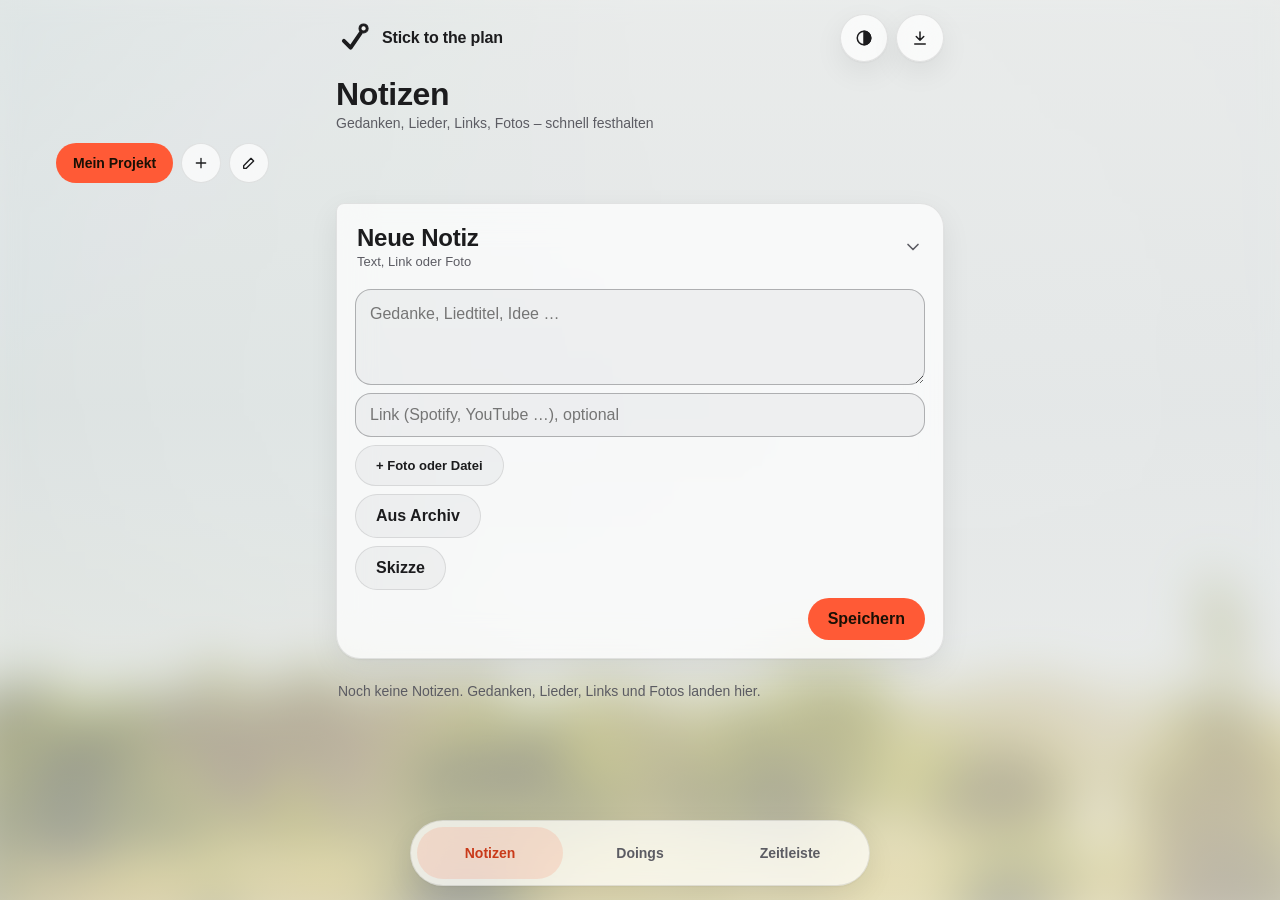
<file: index.html>
<!doctype html>
<html lang="de" data-theme="light">
<head>
<meta charset="utf-8">
<meta name="viewport" content="width=device-width, initial-scale=1, viewport-fit=cover">
<meta name="theme-color" content="#f5f5f2" id="theme-color">
<title>Stick to the plan</title>
<meta name="description" content="Stick to the plan: Projekte, Doings mit Datum, Zeitleiste, Promts zum Kopieren und ein Denkbrett für Notizen, Lieder und Links. Alles bleibt auf dem Gerät.">
<link rel="manifest" href="./manifest.json">
<link rel="icon" href="./icon.svg" type="image/svg+xml">
<link rel="apple-touch-icon" href="./icon-180.png">
<meta name="apple-mobile-web-app-capable" content="yes">
<meta name="apple-mobile-web-app-title" content="Stick to the plan">
<!-- ?v= gehört zu FASSUNG in sw.js: bei jeder neuen Fassung beide ändern -->
<link rel="stylesheet" href="./app.css?v=2026-10-28-7">
</head>
<body>
<div class="glas-bg" aria-hidden="true"><i></i></div>

<header class="kopf">
  <div class="marke-zeile">
    <div class="logo">
      <svg viewBox="0 0 64 64" aria-hidden="true">
        <path class="logo-form" d="M14 37 L26 49 L44 23" fill="none" stroke="currentColor" stroke-width="7" stroke-linecap="round" stroke-linejoin="round"/>
        <circle class="logo-form" cx="49" cy="15" r="8" fill="currentColor"/>
        <circle class="logo-haken" cx="49" cy="15" r="2.8"/>
      </svg>
      <span>Stick to the plan</span>
    </div>
    <div class="kopf-knoepfe">
      <button type="button" class="rund" id="btn-installieren" data-aktion="installieren" aria-label="Als App installieren" title="Als App installieren" hidden></button>
      <button type="button" class="rund" id="btn-thema" data-aktion="thema"></button>
      <button type="button" class="rund" data-aktion="sichern" aria-label="Sichern und teilen" title="Sichern und teilen"></button>
    </div>
  </div>
  <div class="kopf-bereich">
    <button type="button" class="rund zurueck" id="btn-zurueck" data-aktion="zurueck" aria-label="Zurück zu Notizen" hidden></button>
    <div class="kopf-text">
      <h1 id="kopf-titel">Notizen</h1>
      <p id="kopf-unter">Gedanken, Lieder, Links – schnell festhalten</p>
    </div>
  </div>
</header>

<div class="projekte-zeile" id="projekte-leiste"></div>

<main class="layout" id="app"></main>

<nav class="tabs" aria-label="Bereiche">
  <div class="pille">
    <button type="button" class="reiter" data-aktion="ansicht" data-wert="notizen">Notizen</button>
    <button type="button" class="reiter" data-aktion="ansicht" data-wert="doings">Doings</button>
    <button type="button" class="reiter" data-aktion="ansicht" data-wert="zeit">Zeitleiste</button>
  </div>
</nav>

<div class="sheet-root" id="sheet" hidden></div>

<script src="./daten.js?v=2026-10-28-7"></script>
<script src="./kern.js?v=2026-10-28-7"></script>
<script src="./dateien.js?v=2026-10-28-7"></script>
<script src="./app.js?v=2026-10-28-7"></script>
</body>
</html>
</file>
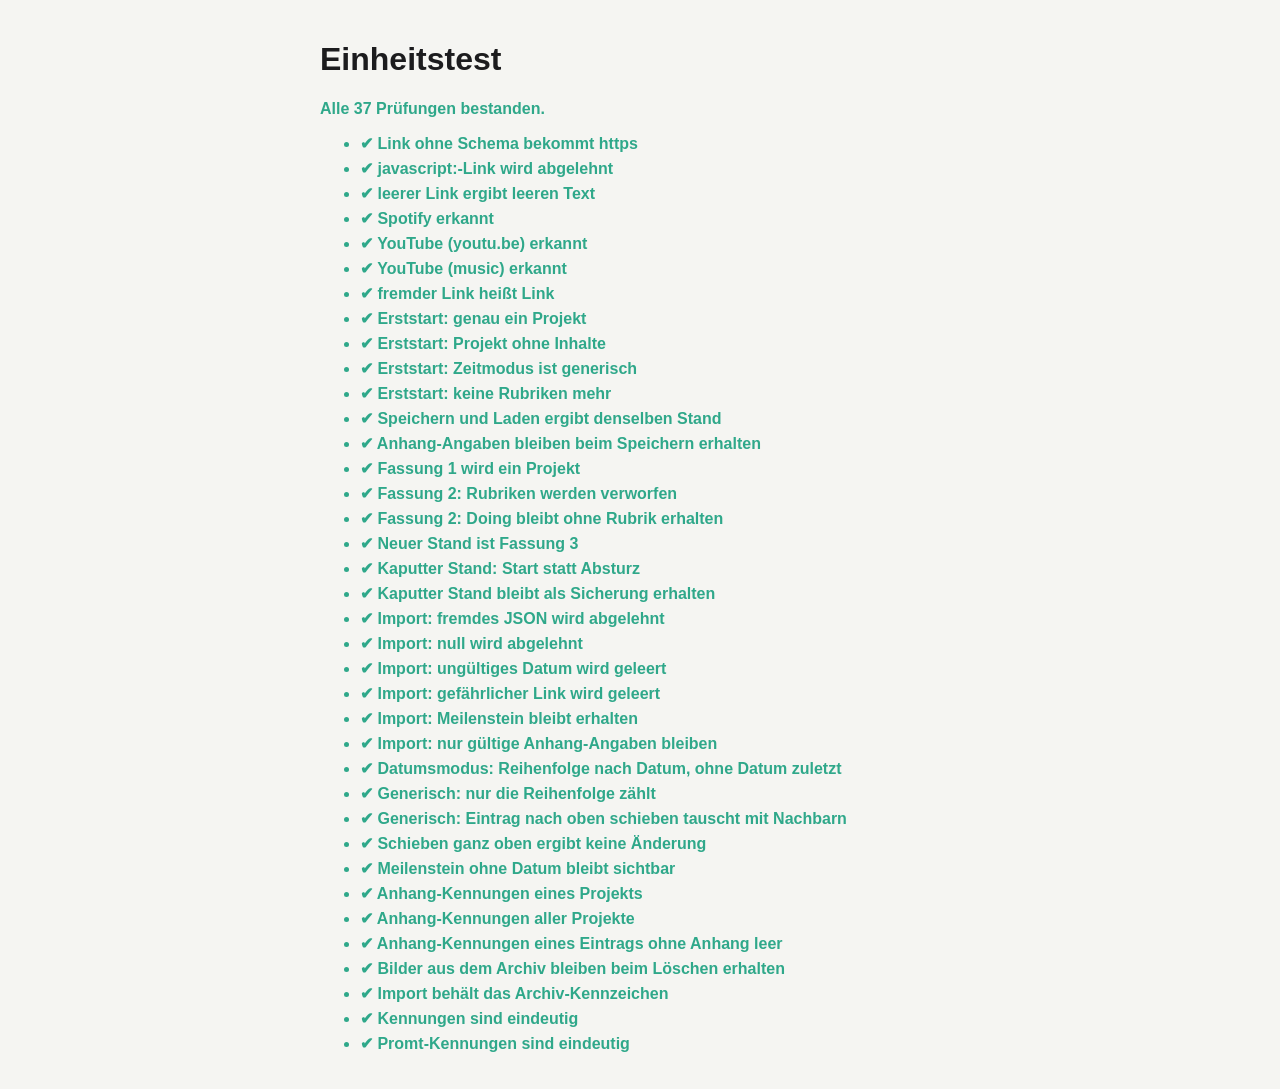
<file: einheitstest.html>
<!doctype html>
<html lang="de">
<head>
<meta charset="utf-8">
<meta name="viewport" content="width=device-width, initial-scale=1">
<title>Stick to the plan – Einheitstest</title>
<style>
  body{ font-family:-apple-system,"Segoe UI",Roboto,Arial,sans-serif; max-width:640px; margin:0 auto; padding:20px 16px; background:#f5f5f2; color:#1c1c1e; }
  @media (prefers-color-scheme: dark){ body{ background:#121214; color:#f2f2f2; } }
  li{ margin:6px 0; } .ok{ color:#2fa88a; font-weight:700; } .nein{ color:#e0393f; font-weight:700; }
</style>
</head>
<body>
<h1>Einheitstest</h1>
<p id="zusammenfassung"></p>
<ul id="liste"></ul>
<script src="./daten.js"></script>
<script src="./kern.js"></script>
<script>
  var ergebnisse = [];
  function pruefe(name, bedingung) { ergebnisse.push({ name: name, ok: !!bedingung }); }

  /* Speicher-Attrappe, damit der echte localStorage unberührt bleibt */
  function attrappe(start) {
    var m = start || {};
    return {
      getItem: function (k) { return Object.prototype.hasOwnProperty.call(m, k) ? m[k] : null; },
      setItem: function (k, v) { m[k] = String(v); }
    };
  }

  // Links
  pruefe("Link ohne Schema bekommt https", sichererLink("open.spotify.com/track/x") === "https://open.spotify.com/track/x");
  pruefe("javascript:-Link wird abgelehnt", sichererLink("javascript:alert(1)") === "");
  pruefe("leerer Link ergibt leeren Text", sichererLink("   ") === "");
  pruefe("Spotify erkannt", linkArt("https://open.spotify.com/track/x") === "Spotify");
  pruefe("YouTube (youtu.be) erkannt", linkArt("https://youtu.be/abc") === "YouTube");
  pruefe("YouTube (music) erkannt", linkArt("https://music.youtube.com/watch?v=abc") === "YouTube");
  pruefe("fremder Link heißt Link", linkArt("https://example.com") === "Link");

  // Erststart und Speichern
  var erst = ladeDaten(attrappe());
  pruefe("Erststart: genau ein Projekt", erst.projekte.length === 1);
  pruefe("Erststart: Projekt ohne Inhalte", erst.projekte[0].doings.length === 0 && erst.projekte[0].notizen.length === 0);
  pruefe("Erststart: Zeitmodus ist generisch", erst.projekte[0].zeitModus === "generisch");
  pruefe("Erststart: keine Rubriken mehr", erst.projekte[0].rubriken === undefined);

  var speicher = attrappe();
  var d = ladeDaten(speicher);
  d.projekte[0].doings.push({ id: "d1", text: "Test", notiz: "", prompt: "", faellig: "", anhaenge: [], erledigt: false, erstellt: 1, ordnung: 1 });
  d.projekte[0].notizen.push({ id: "n1", text: "Lied", link: "https://youtu.be/abc", anhaenge: [{ id: "a1", name: "Foto.jpg", typ: "image/jpeg", groesse: 10 }], erstellt: 1, ordnung: 2 });
  speichereDaten(d, speicher);
  var zurueck = ladeDaten(speicher);
  pruefe("Speichern und Laden ergibt denselben Stand", zurueck.projekte[0].doings.length === 1 && zurueck.projekte[0].notizen[0].link === "https://youtu.be/abc");
  pruefe("Anhang-Angaben bleiben beim Speichern erhalten", zurueck.projekte[0].notizen[0].anhaenge[0].name === "Foto.jpg");

  // Alter Stand (Fassung 1) wird ein Projekt
  var alt = saeubereDaten({ doings: [{ id: "x", text: "A" }], notizen: [] });
  pruefe("Fassung 1 wird ein Projekt", alt && alt.projekte.length === 1 && alt.projekte[0].doings.length === 1);

  // Rubriken aus Fassung 2 werden beim Laden verworfen
  var fassung2 = saeubereDaten({ fassung: 2, projekte: [{ id: "p", name: "Alt", rubriken: [{ id: "r", name: "Musik" }], doings: [{ id: "x", rubrikId: "r", text: "A" }], notizen: [] }] });
  pruefe("Fassung 2: Rubriken werden verworfen", fassung2 && fassung2.projekte[0].rubriken === undefined);
  pruefe("Fassung 2: Doing bleibt ohne Rubrik erhalten", fassung2 && fassung2.projekte[0].doings[0].rubrikId === undefined && fassung2.projekte[0].doings.length === 1);
  pruefe("Neuer Stand ist Fassung 3", saeubereDaten({ projekte: [] }).fassung === 3);

  // Kaputter Stand
  var kaputt = attrappe({ "doings-daten-v1": "{kaputt" });
  var neu = ladeDaten(kaputt);
  pruefe("Kaputter Stand: Start statt Absturz", neu.projekte.length === 1);
  pruefe("Kaputter Stand bleibt als Sicherung erhalten", kaputt.getItem("doings-daten-v1-defekt") === "{kaputt");

  // Import
  pruefe("Import: fremdes JSON wird abgelehnt", saeubereDaten({ foo: 1 }) === null);
  pruefe("Import: null wird abgelehnt", saeubereDaten(null) === null);
  var importiert = saeubereDaten({ projekte: [{
    id: "p", name: "Umzug",
    doings: [{ id: "x", text: "A", faellig: "2026-13-45" }],
    notizen: [{ id: "y", text: "B", link: "javascript:alert(1)", anhaenge: [{ id: "ok", name: "Lied.mp3", typ: "audio/mpeg", groesse: 5 }, { name: "ohne Kennung" }, "kaputt"] }],
    meilensteine: [{ id: "m", titel: "Schlüssel", datum: "2026-11-01" }]
  }] });
  pruefe("Import: ungültiges Datum wird geleert", importiert.projekte[0].doings[0].faellig === "");
  pruefe("Import: gefährlicher Link wird geleert", importiert.projekte[0].notizen[0].link === "");
  pruefe("Import: Meilenstein bleibt erhalten", importiert.projekte[0].meilensteine[0].datum === "2026-11-01");
  pruefe("Import: nur gültige Anhang-Angaben bleiben", importiert.projekte[0].notizen[0].anhaenge.length === 1 && importiert.projekte[0].notizen[0].anhaenge[0].id === "ok");

  // Zeitleiste im Datumsmodus: datierte Einträge aufsteigend, ohne Datum hinten
  var pz = { zeitModus: "datum", notizen: [], doings: [
    { id: "a", text: "spät", faellig: "2026-12-01", erstellt: 1, ordnung: 1 },
    { id: "b", text: "ohne", faellig: "", erstellt: 2, ordnung: 2 },
    { id: "c", text: "früh", faellig: "2026-11-01", erstellt: 3, ordnung: 3 }
  ], meilensteine: [{ id: "m", titel: "Mitte", datum: "2026-11-15", erstellt: 4, ordnung: 4 }] };
  var lz = zeitleisteEintraege(pz).map(function (e) { return e.obj.id; });
  pruefe("Datumsmodus: Reihenfolge nach Datum, ohne Datum zuletzt", lz.join(",") === "c,m,a,b");

  // Generischer Modus: nur Reihenfolge, Datum egal
  pz.zeitModus = "generisch";
  var gz = zeitleisteEintraege(pz).map(function (e) { return e.obj.id; });
  pruefe("Generisch: nur die Reihenfolge zählt", gz.join(",") === "a,b,c,m");

  // Eintrag schieben
  zeitSchiebe(pz, "c", -1);
  var nachSchieben = zeitleisteEintraege(pz).map(function (e) { return e.obj.id; });
  pruefe("Generisch: Eintrag nach oben schieben tauscht mit Nachbarn", nachSchieben.indexOf("c") === 1 && nachSchieben.indexOf("b") === 2);
  pruefe("Schieben ganz oben ergibt keine Änderung", zeitSchiebe(pz, "a", -1) === false);

  // Meilenstein ohne Datum im Datumsmodus wird hinten einsortiert
  var lzNeu = zeitleisteEintraege({ zeitModus: "datum", doings: [], notizen: [], meilensteine: [{ id: "q", titel: "x", datum: "", erstellt: 1, ordnung: 1 }] });
  pruefe("Meilenstein ohne Datum bleibt sichtbar", lzNeu.length === 1 && lzNeu[0].datum === "");

  // Dateien: Kennungen sammeln, auch über alle Projekte
  var mitDateien = { projekte: [
    { id: "p1", doings: [{ id: "x", anhaenge: [{ id: "f1" }] }], notizen: [{ id: "y", anhaenge: [{ id: "f2" }, { id: "f3" }] }], meilensteine: [] },
    { id: "p2", doings: [], notizen: [{ id: "z", anhaenge: [{ id: "f4" }] }], meilensteine: [] }
  ] };
  pruefe("Anhang-Kennungen eines Projekts", anhangIdsVon(mitDateien.projekte[0]).join(",") === "f1,f2,f3");
  pruefe("Anhang-Kennungen aller Projekte", alleAnhangIds(mitDateien).length === 4);
  pruefe("Anhang-Kennungen eines Eintrags ohne Anhang leer", anhangIds({ id: "k" }).length === 0);
  pruefe("Bilder aus dem Archiv bleiben beim Löschen erhalten", anhangIds({ anhaenge: [{ id: "a", archiv: true }, { id: "b", archiv: false }] }).join(",") === "b");
  var mitArchiv = saeubereDaten({ projekte: [{ id: "p", doings: [], notizen: [{ id: "n", text: "x", anhaenge: [{ id: "f", name: "f.jpg", typ: "image/jpeg", groesse: 1, archiv: true }] }] }] });
  pruefe("Import behält das Archiv-Kennzeichen", mitArchiv.projekte[0].notizen[0].anhaenge[0].archiv === true);

  // Kennungen und Vorlagen
  var ids = {};
  for (var i = 0; i < 1000; i++) ids[neueId()] = true;
  pruefe("Kennungen sind eindeutig", Object.keys(ids).length === 1000);
  var vorlagenIds = PROMT_VORLAGEN.map(function (p) { return p.id; });
  pruefe("Promt-Kennungen sind eindeutig", vorlagenIds.length === new Set(vorlagenIds).size);

  var gut = ergebnisse.filter(function (e) { return e.ok; }).length;
  document.getElementById("zusammenfassung").innerHTML = gut === ergebnisse.length
    ? '<span class="ok">Alle ' + gut + " Prüfungen bestanden.</span>"
    : '<span class="nein">' + (ergebnisse.length - gut) + " von " + ergebnisse.length + " Prüfungen fehlgeschlagen.</span>";
  document.getElementById("liste").innerHTML = ergebnisse.map(function (e) {
    return "<li class=\"" + (e.ok ? "ok" : "nein") + '">' + (e.ok ? "✔ " : "✘ ") + e.name + "</li>";
  }).join("");
</script>
</body>
</html>
</file>
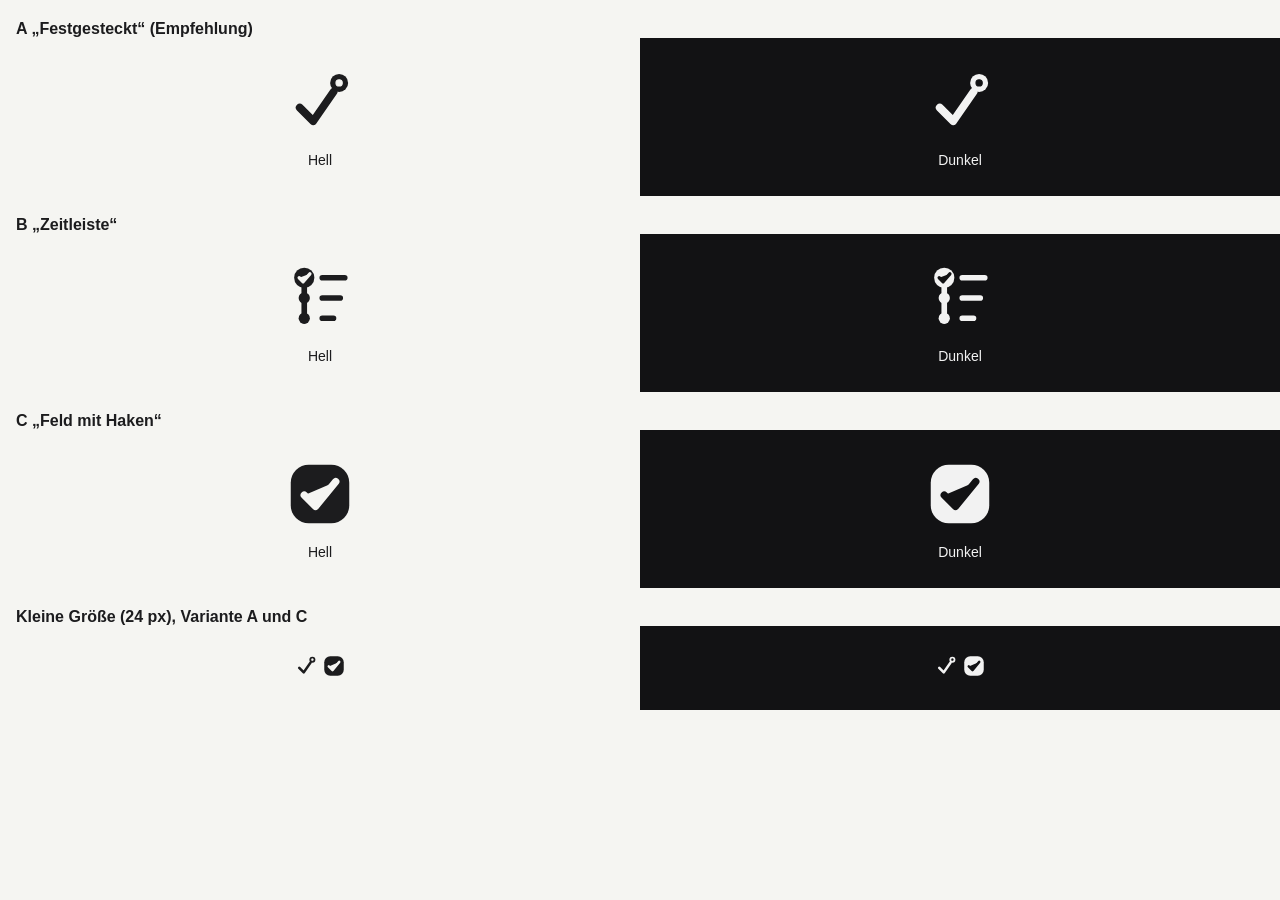
<file: logo-vorschau.html>
<!doctype html>
<html lang="de">
<head>
<meta charset="utf-8">
<meta name="viewport" content="width=device-width, initial-scale=1">
<title>Logo-Vorschau</title>
<style>
  body{ margin:0; font-family:-apple-system,"Segoe UI",Roboto,Arial,sans-serif; background:#f5f5f2; color:#1c1c1e; }
  .reihe{ display:grid; grid-template-columns:1fr 1fr; }
  .feld{ padding:28px 16px; text-align:center; background:var(--logo-bg); color:var(--logo-fg); --logo-bg:#f5f5f2; --logo-fg:#1c1c1e; }
  .dunkel{ --logo-bg:#121214; --logo-fg:#f2f2f2; }
  .feld svg{ width:72px; height:72px; }
  .feld small{ display:block; margin-top:10px; font-size:14px; }
  .logo-form{ color:inherit; }
  .logo-haken{ fill:var(--logo-bg); stroke:var(--logo-bg); }
  h2{ font-size:16px; margin:20px 16px 0; }
  .klein svg{ width:24px; height:24px; }
</style>
</head>
<body>

<h2>A „Festgesteckt“ (Empfehlung)</h2>
<div class="reihe">
  <div class="feld"><svg viewBox="0 0 64 64" role="img" aria-label="Stick to the plan"><path class="logo-form" d="M14 37 L26 49 L44 23" fill="none" stroke="currentColor" stroke-width="7" stroke-linecap="round" stroke-linejoin="round"/><circle class="logo-form" cx="49" cy="15" r="8" fill="currentColor"/><circle class="logo-haken" cx="49" cy="15" r="2.8"/></svg><small>Hell</small></div>
  <div class="feld dunkel"><svg viewBox="0 0 64 64" role="img" aria-label="Stick to the plan"><path class="logo-form" d="M14 37 L26 49 L44 23" fill="none" stroke="currentColor" stroke-width="7" stroke-linecap="round" stroke-linejoin="round"/><circle class="logo-form" cx="49" cy="15" r="8" fill="currentColor"/><circle class="logo-haken" cx="49" cy="15" r="2.8"/></svg><small>Dunkel</small></div>
</div>

<h2>B „Zeitleiste“</h2>
<div class="reihe">
  <div class="feld"><svg viewBox="0 0 64 64" role="img" aria-label="Stick to the plan"><path class="logo-form" d="M18 12 V52" fill="none" stroke="currentColor" stroke-width="5" stroke-linecap="round"/><circle class="logo-form" cx="18" cy="14" r="9" fill="currentColor"/><path class="logo-haken" d="M13.5 14 L17 17.5 L23 10.5" fill="none" stroke-width="3" stroke-linecap="round" stroke-linejoin="round"/><path class="logo-form" d="M34 14 H54 M34 32 H50 M34 50 H44" fill="none" stroke="currentColor" stroke-width="5" stroke-linecap="round"/><circle class="logo-form" cx="18" cy="32" r="5" fill="currentColor"/><circle class="logo-form" cx="18" cy="50" r="5" fill="currentColor"/></svg><small>Hell</small></div>
  <div class="feld dunkel"><svg viewBox="0 0 64 64" role="img" aria-label="Stick to the plan"><path class="logo-form" d="M18 12 V52" fill="none" stroke="currentColor" stroke-width="5" stroke-linecap="round"/><circle class="logo-form" cx="18" cy="14" r="9" fill="currentColor"/><path class="logo-haken" d="M13.5 14 L17 17.5 L23 10.5" fill="none" stroke-width="3" stroke-linecap="round" stroke-linejoin="round"/><path class="logo-form" d="M34 14 H54 M34 32 H50 M34 50 H44" fill="none" stroke="currentColor" stroke-width="5" stroke-linecap="round"/><circle class="logo-form" cx="18" cy="32" r="5" fill="currentColor"/><circle class="logo-form" cx="18" cy="50" r="5" fill="currentColor"/></svg><small>Dunkel</small></div>
</div>

<h2>C „Feld mit Haken“</h2>
<div class="reihe">
  <div class="feld"><svg viewBox="0 0 64 64" role="img" aria-label="Stick to the plan"><rect class="logo-form" x="6" y="6" width="52" height="52" rx="16" fill="currentColor"/><path class="logo-haken" d="M18 33 L28 43 L46 21" fill="none" stroke-width="6.5" stroke-linecap="round" stroke-linejoin="round"/></svg><small>Hell</small></div>
  <div class="feld dunkel"><svg viewBox="0 0 64 64" role="img" aria-label="Stick to the plan"><rect class="logo-form" x="6" y="6" width="52" height="52" rx="16" fill="currentColor"/><path class="logo-haken" d="M18 33 L28 43 L46 21" fill="none" stroke-width="6.5" stroke-linecap="round" stroke-linejoin="round"/></svg><small>Dunkel</small></div>
</div>

<h2>Kleine Größe (24 px), Variante A und C</h2>
<div class="reihe">
  <div class="feld klein"><svg viewBox="0 0 64 64"><path class="logo-form" d="M14 37 L26 49 L44 23" fill="none" stroke="currentColor" stroke-width="7" stroke-linecap="round" stroke-linejoin="round"/><circle class="logo-form" cx="49" cy="15" r="8" fill="currentColor"/><circle class="logo-haken" cx="49" cy="15" r="2.8"/></svg> <svg viewBox="0 0 64 64"><rect class="logo-form" x="6" y="6" width="52" height="52" rx="16" fill="currentColor"/><path class="logo-haken" d="M18 33 L28 43 L46 21" fill="none" stroke-width="6.5" stroke-linecap="round" stroke-linejoin="round"/></svg></div>
  <div class="feld dunkel klein"><svg viewBox="0 0 64 64"><path class="logo-form" d="M14 37 L26 49 L44 23" fill="none" stroke="currentColor" stroke-width="7" stroke-linecap="round" stroke-linejoin="round"/><circle class="logo-form" cx="49" cy="15" r="8" fill="currentColor"/><circle class="logo-haken" cx="49" cy="15" r="2.8"/></svg> <svg viewBox="0 0 64 64"><rect class="logo-form" x="6" y="6" width="52" height="52" rx="16" fill="currentColor"/><path class="logo-haken" d="M18 33 L28 43 L46 21" fill="none" stroke-width="6.5" stroke-linecap="round" stroke-linejoin="round"/></svg></div>
</div>

</body>
</html>
</file>
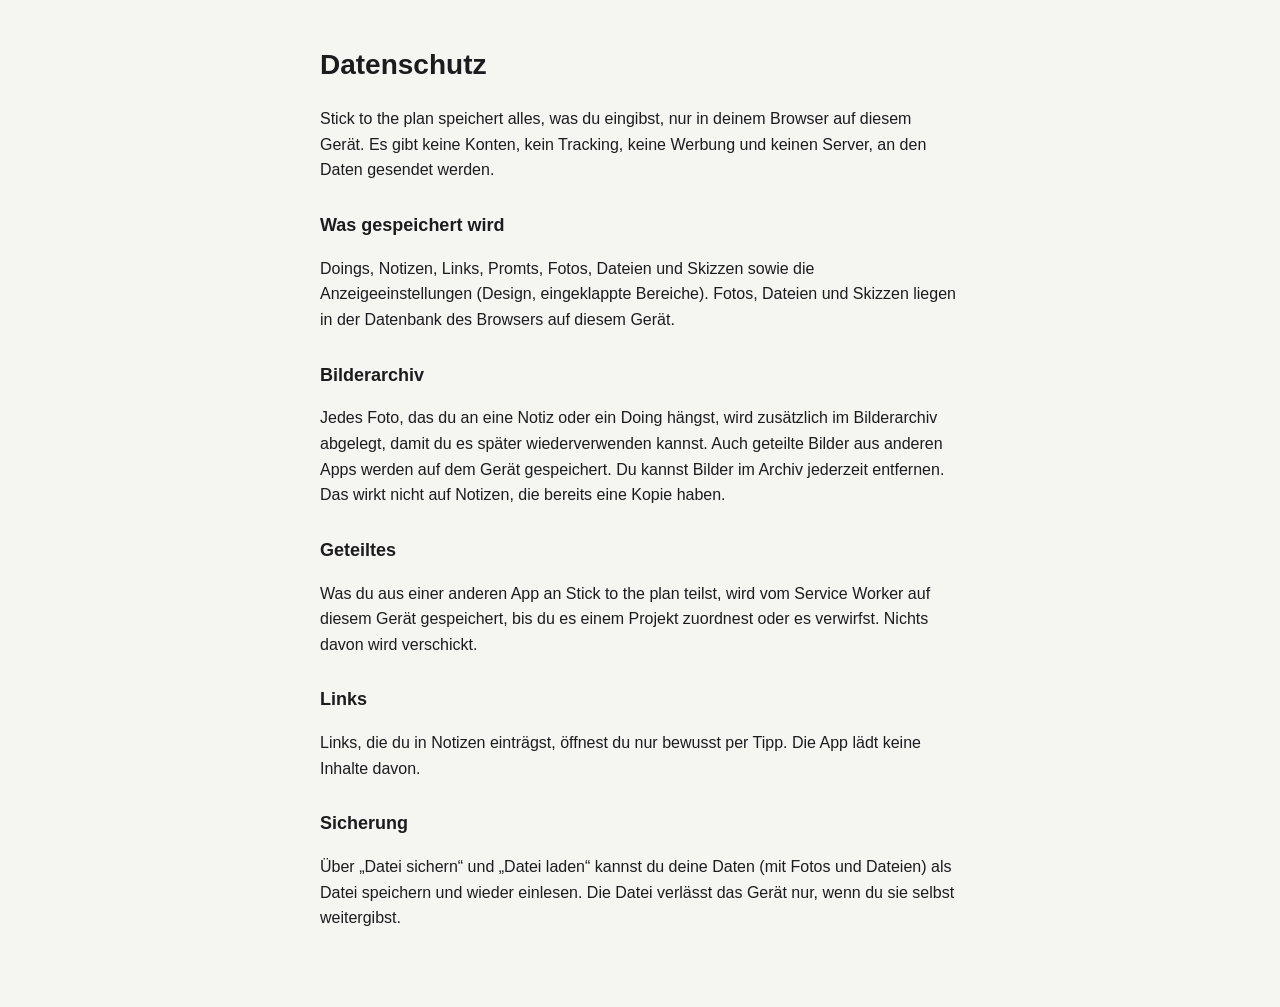
<file: privacy.html>
<!doctype html>
<html lang="de">
<head>
<meta charset="utf-8">
<meta name="viewport" content="width=device-width, initial-scale=1">
<title>Datenschutz – Stick to the plan</title>
<style>
  body{ font-family:-apple-system,BlinkMacSystemFont,"Segoe UI",Roboto,Arial,sans-serif; max-width:640px; margin:0 auto; padding:24px 16px 60px; line-height:1.6; background:#f5f5f2; color:#1c1c1e; }
  @media (prefers-color-scheme: dark){ body{ background:#121214; color:#f2f2f2; } a{ color:#ff8a6b; } }
  h1{ font-size:28px; } h2{ font-size:18px; margin-top:28px; }
</style>
</head>
<body>
<h1>Datenschutz</h1>
<p>Stick to the plan speichert alles, was du eingibst, nur in deinem Browser auf diesem Gerät. Es gibt keine Konten, kein Tracking, keine Werbung und keinen Server, an den Daten gesendet werden.</p>
<h2>Was gespeichert wird</h2>
<p>Doings, Notizen, Links, Promts, Fotos, Dateien und Skizzen sowie die Anzeigeeinstellungen (Design, eingeklappte Bereiche). Fotos, Dateien und Skizzen liegen in der Datenbank des Browsers auf diesem Gerät.</p>
<h2>Bilderarchiv</h2>
<p>Jedes Foto, das du an eine Notiz oder ein Doing hängst, wird zusätzlich im Bilderarchiv abgelegt, damit du es später wiederverwenden kannst. Auch geteilte Bilder aus anderen Apps werden auf dem Gerät gespeichert. Du kannst Bilder im Archiv jederzeit entfernen. Das wirkt nicht auf Notizen, die bereits eine Kopie haben.</p>
<h2>Geteiltes</h2>
<p>Was du aus einer anderen App an Stick to the plan teilst, wird vom Service Worker auf diesem Gerät gespeichert, bis du es einem Projekt zuordnest oder es verwirfst. Nichts davon wird verschickt.</p>
<h2>Links</h2>
<p>Links, die du in Notizen einträgst, öffnest du nur bewusst per Tipp. Die App lädt keine Inhalte davon.</p>
<h2>Sicherung</h2>
<p>Über „Datei sichern“ und „Datei laden“ kannst du deine Daten (mit Fotos und Dateien) als Datei speichern und wieder einlesen. Die Datei verlässt das Gerät nur, wenn du sie selbst weitergibst.</p>
</body>
</html>
</file>
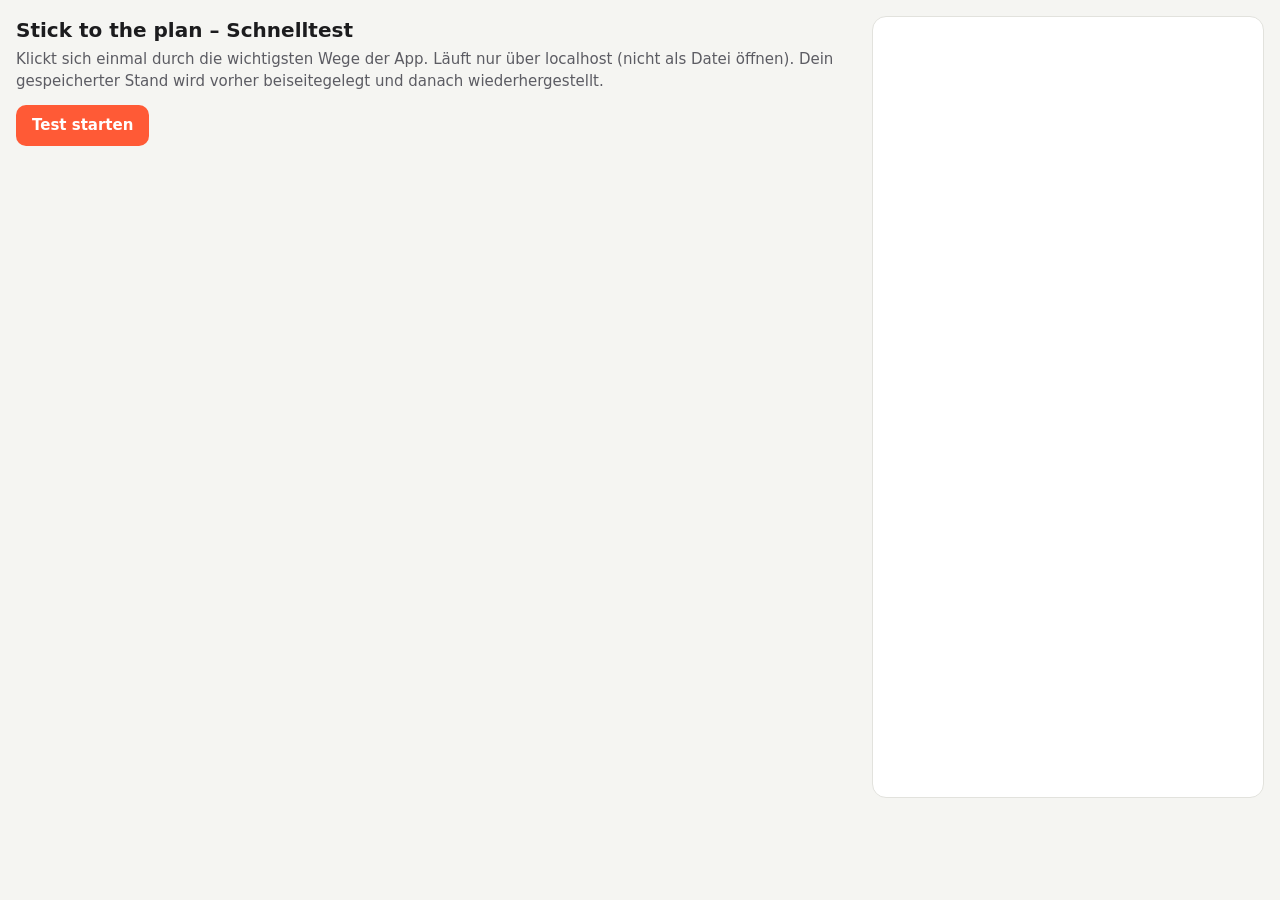
<file: schnelltest.html>
<!doctype html>
<html lang="de">
<head>
<meta charset="utf-8">
<meta name="viewport" content="width=device-width, initial-scale=1">
<title>Stick to the plan – Schnelltest</title>
<style>
  :root { --bg:#f5f5f2; --text:#1c1c1e; --dim:#5c5c63; --ok:#1f9d63; --fail:#d6453d; --rule:#e2e2dd; }
  @media (prefers-color-scheme: dark) { :root:not([data-theme="light"]) { --bg:#121214; --text:#f2f2f2; --dim:#a2a2a8; --rule:#2e2e33; } }
  body { margin:0; background:var(--bg); color:var(--text); font:15px/1.45 system-ui, -apple-system, "Segoe UI", sans-serif; }
  .wrap { display:flex; gap:20px; padding:16px; flex-wrap:wrap; }
  .links { flex:1 1 320px; min-width:0; }
  h1 { font-size:20px; margin:0 0 4px; }
  p { color:var(--dim); margin:0 0 12px; }
  button { font:inherit; padding:10px 16px; border-radius:10px; border:0; background:#ff5a36; color:#fff; font-weight:600; cursor:pointer; }
  button:disabled { opacity:.5; }
  #summe { font-weight:700; margin:12px 0; }
  #summe.ok { color:var(--ok); } #summe.fail { color:var(--fail); }
  ol { padding-left:22px; margin:0; }
  li { margin:4px 0; }
  li.ok::marker { color:var(--ok); } li.fail { color:var(--fail); }
  li small { display:block; color:var(--dim); }
  iframe { width:390px; height:780px; border:1px solid var(--rule); border-radius:14px; background:#fff; flex:0 0 auto; max-width:100%; }
</style>
</head>
<body>
<div class="wrap">
  <div class="links">
    <h1>Stick to the plan – Schnelltest</h1>
    <p>Klickt sich einmal durch die wichtigsten Wege der App. Läuft nur über localhost (nicht als Datei öffnen). Dein gespeicherter Stand wird vorher beiseitegelegt und danach wiederhergestellt.</p>
    <button id="los" type="button">Test starten</button>
    <div id="summe"></div>
    <ol id="liste"></ol>
  </div>
  <iframe id="app" title="App im Test"></iframe>
</div>
<script>
(function () {
  "use strict";
  var SCHLUESSEL = ["doings-daten-v1", "doings-ui-v1"];
  var iframe = document.getElementById("app"), liste = document.getElementById("liste"), summe = document.getElementById("summe");
  var W = null, D = null, fehler = [];
  var lokal = /^(localhost|127\.0\.0\.1|\[::1\])$/.test(location.hostname);

  function warte(ms) { return new Promise(function (r) { setTimeout(r, ms); }); }
  async function bis(fn, ms, was) {
    var t0 = Date.now();
    while (Date.now() - t0 < (ms || 4000)) {
      try { var v = fn(); if (v) return v; } catch (e) {}
      await warte(50);
    }
    throw new Error("Zeitüberschreitung: " + (was || "Bedingung"));
  }
  function $(s) { return D.querySelector(s); }
  function $$(s) { return Array.prototype.slice.call(D.querySelectorAll(s)); }
  function klick(s) { var el = typeof s === "string" ? $(s) : s; if (!el) throw new Error("nicht gefunden: " + s); el.click(); return el; }
  function pruefe(b, text) { if (!b) throw new Error(text); }
  function eingeben(el, wert) { el.value = wert; el.dispatchEvent(new W.Event("input", { bubbles: true })); }
  function nachRechts(el) { return el.getBoundingClientRect(); }
  /* Langdruck: Zeiger drücken, 650 ms halten, loslassen */
  async function langdruck(el) {
    el.dispatchEvent(new W.PointerEvent("pointerdown", { bubbles: true, cancelable: true, pointerType: "touch" }));
    await warte(650);
    /* Loslassen am Dokument, wie beim echten Finger; ein entferntes Element bekäme es nicht mehr */
    D.dispatchEvent(new W.PointerEvent("pointerup", { bubbles: true, pointerType: "touch" }));
    await warte(400);
  }
  function sheetOffen(titel) {
    var s = $("#sheet");
    return s && !s.hidden && (!titel || (s.querySelector("h2") && s.querySelector("h2").textContent === titel));
  }
  function schliessen() { var z = $(".sheet-hinter"); if (z) klick(z); }
  async function ansicht(name) {
    klick('[data-aktion="ansicht"][data-wert="' + name + '"]');
    await bis(function () { return $('[data-aktion="ansicht"][data-wert="' + name + '"][aria-current="page"]'); }, 2000, "Ansicht " + name);
  }
  async function neueNotiz(text) {
    await ansicht("notizen");
    var f = await bis(function () { return $('[data-form="notiz-neu"]'); }, 2000, "Formular Neue Notiz");
    eingeben(f.querySelector('[name="text"]'), text);
    klick(f.querySelector('button[type="submit"]'));
    await bis(function () { return $$(".notiz-karte p").some(function (p) { return p.textContent === text; }); }, 2000, "Notiz erscheint");
  }
  function notizMit(text) {
    return $$(".notiz-karte").find(function (li) { return li.textContent.indexOf(text) !== -1; });
  }

  function laden() {
    return new Promise(function (ok) {
      iframe.onload = function () {
        W = iframe.contentWindow; D = W.document;
        W.addEventListener("error", function (e) { fehler.push(String(e.message || e)); });
        W.confirm = function () { return true; };    // Bestätigungen im Test automatisch mit „Ja“ beantworten
        setTimeout(ok, 400);
      };
      iframe.src = "index.html?schnelltest=" + Date.now();
    });
  }

  var TESTS = [
    ["Start: leerer Stand, Notizen ist die Startseite", async function () {
      await laden();
      await bis(function () { return $("#app"); }, 3000, "Oberfläche");
      pruefe($('[data-aktion="ansicht"][data-wert="notizen"][aria-current="page"]'), "Notizen ist nicht die Startseite");
    }],
    ["Notiz anlegen erscheint in der Liste", async function () {
      await neueNotiz("Schnelltest Notiz eins");
    }],
    ["Leere Notiz wird abgelehnt", async function () {
      await ansicht("notizen");
      var f = $('[data-form="notiz-neu"]');
      klick(f.querySelector('button[type="submit"]'));
      await bis(function () { return !f.querySelector("[data-fehler]").hidden; }, 2000, "Fehlermeldung");
    }],
    ["Lange Notiz bleibt in der Handybreite (kein Überlauf)", async function () {
      await neueNotiz("Lang: " + "Wortwort ".repeat(60) + "https://example.com/" + "a".repeat(200));
      var breite = D.documentElement.clientWidth;
      var liste = $(".notiz-liste");
      pruefe(nachRechts(liste).width <= breite + 1, "Liste breiter als der Bildschirm: " + nachRechts(liste).width + " > " + breite);
    }],
    ["Notiz einklappen und wieder ausklappen", async function () {
      var li = notizMit("Schnelltest Notiz eins");
      pruefe(li, "Notiz nicht gefunden");
      klick(li.querySelector(".falt"));
      await bis(function () { return notizMit("Schnelltest Notiz eins").classList.contains("eingeklappt"); }, 2000, "eingeklappt");
      klick(notizMit("Schnelltest Notiz eins").querySelector(".falt"));
      await bis(function () { return !notizMit("Schnelltest Notiz eins").classList.contains("eingeklappt"); }, 2000, "ausgeklappt");
    }],
    ["Langdruck auf Notiz öffnet Bearbeiten, Teilen, Löschen", async function () {
      var li = notizMit("Schnelltest Notiz eins");
      await langdruck(li.querySelector(".notiz-karte, .karte-text") || li);
      await bis(function () { return sheetOffen() && $(".aktion-liste"); }, 2000, "Menü");
      var knoepfe = $$(".aktion-liste button").map(function (b) { return b.textContent.trim(); });
      pruefe(knoepfe.indexOf("Bearbeiten") !== -1 && knoepfe.indexOf("Teilen") !== -1 && knoepfe.indexOf("Löschen") !== -1, "Menü: " + knoepfe.join(", "));
      schliessen();
    }],
    ["Notiz über Langdruck löschen", async function () {
      await neueNotiz("Schnelltest weg");
      await langdruck(notizMit("Schnelltest weg"));
      await bis(function () { return $(".aktion-liste"); }, 2000, "Menü");
      klick('.aktion-liste [data-aktion="notiz-loeschen"]');
      await bis(function () { return !notizMit("Schnelltest weg"); }, 2000, "Notiz gelöscht");
    }],
    ["Datei an Notiz anhängen", async function () {
      await ansicht("notizen");
      var eingabe = await bis(function () { return $('[data-datei="wartend"][data-kontext="notiz"]'); }, 2000, "Dateiwahl");
      var dt = new W.DataTransfer();
      dt.items.add(new W.File(["Schnelltest-Inhalt"], "schnelltest.txt", { type: "text/plain" }));
      eingabe.files = dt.files;
      eingabe.dispatchEvent(new W.Event("change", { bubbles: true }));
      await bis(function () { return $$('[data-wartend-liste="notiz"] .anhang-chip').some(function (c) { return c.textContent.indexOf("schnelltest.txt") !== -1; }); }, 3000, "Datei im Formular");
      var f = $('[data-form="notiz-neu"]');
      eingeben(f.querySelector('[name="text"]'), "Notiz mit Datei");
      klick(f.querySelector('button[type="submit"]'));
      await bis(function () { var n = notizMit("Notiz mit Datei"); return n && n.querySelector(".anhang-name"); }, 4000, "Anhang in der Notiz");
      pruefe(notizMit("Notiz mit Datei").querySelector(".anhang-name").textContent === "schnelltest.txt", "falscher Dateiname");
    }],
    ["Skizze zeichnen und in die Notiz übernehmen", async function () {
      await ansicht("notizen");
      klick('[data-aktion="zeichnen-auf"]');
      await bis(function () { return sheetOffen("Skizze"); }, 3000, "Skizze-Fenster");
      var c = await bis(function () { return $("#sheet .zeichen-flaeche"); }, 2000, "Zeichenfläche");
      var r = c.getBoundingClientRect();
      var x0 = r.left + r.width * 0.2, y0 = r.top + r.height * 0.3;
      c.dispatchEvent(new W.PointerEvent("pointerdown", { bubbles: true, clientX: x0, clientY: y0, pointerId: 1, isPrimary: true }));
      for (var i = 1; i <= 10; i++) c.dispatchEvent(new W.PointerEvent("pointermove", { bubbles: true, clientX: x0 + i * 10, clientY: y0 + i * 5, pointerId: 1, isPrimary: true }));
      c.dispatchEvent(new W.PointerEvent("pointerup", { bubbles: true, pointerId: 1, isPrimary: true }));
      klick('[data-aktion="zeichen-uebernehmen"]');
      await bis(function () { return $$('[data-wartend-liste="notiz"] .anhang-chip').some(function (ch) { return ch.textContent.indexOf("Skizze-") === 0; }); }, 3000, "Skizze im Formular");
      await bis(function () { return !sheetOffen(); }, 2000, "Skizze-Fenster geschlossen");
    }],
    ["Doing anlegen, Haken setzen, einklappen", async function () {
      await ansicht("doings");
      var f = await bis(function () { return $('[data-form="doing-neu"]'); }, 2000, "Doing-Formular");
      eingeben(f.querySelector('[name="text"]'), "Schnelltest Doing");
      klick(f.querySelector('button[type="submit"]'));
      var d = await bis(function () { return $$(".doing").find(function (li) { return li.textContent.indexOf("Schnelltest Doing") !== -1; }); }, 2000, "Doing erscheint");
      klick(d.querySelector(".haken"));
      await bis(function () { return $$(".doing.fertig").length; }, 2000, "erledigt");
      /* Die Liste wird nach dem Haken neu gezeichnet: das Element wieder suchen */
      d = $$(".doing").find(function (li) { return li.textContent.indexOf("Schnelltest Doing") !== -1; });
      klick(d.querySelector(".falt"));
      await bis(function () { return $$(".doing.eingeklappt").length; }, 2000, "Doing eingeklappt");
    }],
    ["Langdruck auf Doing öffnet das Menü", async function () {
      var d = $$(".doing").find(function (li) { return li.textContent.indexOf("Schnelltest Doing") !== -1; });
      await langdruck(d.querySelector(".doing-text"));
      await bis(function () { return $(".aktion-liste"); }, 2000, "Menü");
      klick('.aktion-liste [data-aktion="doing-loeschen"]');
      await bis(function () { return !$$(".doing").find(function (li) { return li.textContent.indexOf("Schnelltest Doing") !== -1; }); }, 2000, "Doing gelöscht");
    }],
    ["Projekt anlegen, per Langdruck Menü öffnen und löschen", async function () {
      klick('[data-aktion="projekt-neu"]');
      var f = await bis(function () { return $('[data-form="projekt-speichern"]'); }, 2000, "Projekt-Formular");
      eingeben(f.querySelector('[name="titel"]'), "Schnelltest Projekt");
      klick(f.querySelector('button[type="submit"]'));
      var chip = await bis(function () { return $$(".projekt-chip").find(function (c) { return c.textContent === "Schnelltest Projekt"; }); }, 2000, "Projekt-Chip");
      var anzahl = $$(".projekt-chip[data-lang]").length;
      await langdruck(chip);
      await bis(function () { return $(".aktion-liste [data-aktion='projekt-loeschen']"); }, 2000, "Projekt-Menü");
      pruefe($(".aktion-liste [data-aktion='projekt-teilen']") && $(".aktion-liste [data-aktion='projekt-umbenennen']"), "Projekt-Menü ohne Teilen oder Umbenennen");
      pruefe($(".aktion-liste [data-aktion='projekt-nach-vorn']"), "Projekt-Menü ohne „Nach vorn“ (Projekt steht nicht an erster Stelle)");
      klick(".aktion-liste [data-aktion='projekt-nach-vorn']");
      await bis(function () { return $$(".projekt-chip")[0].textContent === "Schnelltest Projekt"; }, 2000, "Projekt steht vorn");
      await langdruck($$(".projekt-chip")[0]);
      await bis(function () { return $(".aktion-liste [data-aktion='projekt-loeschen']"); }, 2000, "Projekt-Menü (zweites Mal)");
      klick(".aktion-liste [data-aktion='projekt-loeschen']");
      await bis(function () { return !$$(".projekt-chip").find(function (c) { return c.textContent === "Schnelltest Projekt"; }); }, 2000, "Projekt gelöscht");
      pruefe($$(".projekt-chip[data-lang]").length === anzahl - 1, "Projektzahl stimmt nicht");
    }],
    ["Geteiltes: Fenster „Wohin soll diese Notiz?“ ordnet zu", async function () {
      /* Alte, nicht zugeordnete Teilen-Einträge aus früheren Läufen entfernen */
      schliessen();
      await W.geteilteLoeschen((await W.geteilteHolen()).map(function (t) { return t.id; }));
      W.geteilteSchlange = [];
      await W.teilenAblegen("Schnelltest geteilt", "Text vom Teilen", "", []);
      await W.uebernehmeGeteilte();
      await bis(function () { return sheetOffen() && $(".aktion-liste [data-aktion='geteilt-zuordnen']"); }, 3000, "Zuordnungs-Fenster");
      klick($(".aktion-liste [data-aktion='geteilt-zuordnen']"));
      await bis(function () { return $$(".notiz-karte").some(function (li) { return li.textContent.indexOf("Schnelltest geteilt") !== -1; }); }, 3000, "Notiz aus dem Teilen");
      await bis(function () { return !sheetOffen(); }, 2000, "Fenster geschlossen");
    }],
    ["Sicherung-Fenster öffnet sich", async function () {
      klick('[data-aktion="sichern"]');
      await bis(function () { return sheetOffen("Sichern und teilen"); }, 2000, "Sichern-Fenster");
      schliessen();
    }],
    ["Keine Fehler in der Konsole", async function () {
      pruefe(fehler.length === 0, "Fehler: " + fehler.slice(0, 3).join(" | "));
    }]
  ];

  function gespeichertSichern() {
    var stand = {};
    SCHLUESSEL.forEach(function (k) { stand[k] = localStorage.getItem(k); });
    return stand;
  }
  function gespeichertZurueck(stand) {
    SCHLUESSEL.forEach(function (k) {
      if (stand[k] === null) localStorage.removeItem(k); else localStorage.setItem(k, stand[k]);
    });
  }

  document.getElementById("los").addEventListener("click", async function () {
    var knopf = this;
    knopf.disabled = true;
    summe.textContent = "";
    summe.className = "";
    liste.innerHTML = "";
    if (!lokal) {
      summe.textContent = "Bitte über localhost öffnen (nicht als Datei).";
      summe.className = "fail";
      knopf.disabled = false;
      return;
    }
    var stand = gespeichertSichern();
    SCHLUESSEL.forEach(function (k) { localStorage.removeItem(k); });
    var gut = 0;
    for (var i = 0; i < TESTS.length; i++) {
      var punkt = document.createElement("li");
      punkt.textContent = TESTS[i][0] + " …";
      liste.appendChild(punkt);
      try {
        await TESTS[i][1]();
        punkt.className = "ok";
        punkt.textContent = "✔ " + TESTS[i][0];
        gut++;
      } catch (e) {
        punkt.className = "fail";
        punkt.textContent = "✘ " + TESTS[i][0];
        var zeile = document.createElement("small");
        zeile.textContent = e.message;
        punkt.appendChild(zeile);
      }
    }
    gespeichertZurueck(stand);
    summe.textContent = gut === TESTS.length ? "Alle " + gut + " Prüfungen bestanden." : (TESTS.length - gut) + " von " + TESTS.length + " fehlgeschlagen.";
    summe.className = gut === TESTS.length ? "ok" : "fail";
    knopf.disabled = false;
  });
})();
</script>
</body>
</html>
</file>
<file: app.css>
/* Doings – Aussehen. Dunkel und Hell wie BLOC (Layout „New“): ruhige Flächen, Glas mit Blur,
   kleine Ecke oben links, orange Akzent nur für Hauptaktionen. Farben kommen ausschließlich aus den Tokens unten. */

:root{
  color-scheme: light;
  --bg:#f5f5f2;
  --surface:rgba(255,255,255,.72);
  --surface-2:rgba(20,20,24,.04);
  --fest:#fbfbf9;
  --border:rgba(20,20,24,.1);
  --text:#1c1c1e;
  --text-dim:#5c5c63;
  --accent:#ff5a36;
  --accent-ink:#c93a1a;
  --accent-text:#1a1005;
  --gefahr:#c8242b;
  --erledigt:#6e6e75;
  --radius:24px;
  --ecke:8px;
  --blur:blur(18px) saturate(140%);
  --schatten:0 1px 2px rgba(0,0,0,.05), 0 10px 30px rgba(0,0,0,.07);
  --glas-blob:.3;
}
:root[data-theme="dark"]{
  color-scheme: dark;
  --bg:#121214;
  --surface:rgba(34,34,38,.6);
  --surface-2:rgba(255,255,255,.05);
  --fest:#1c1c20;
  --border:rgba(255,255,255,.1);
  --text:#f2f2f2;
  --text-dim:#a2a2a8;
  --accent:#ff6b47;
  --accent-ink:#ff8a6b;
  --accent-text:#1a1005;
  --gefahr:#ff5c60;
  --erledigt:#8f8f97;
  --schatten:0 1px 2px rgba(0,0,0,.3), 0 12px 32px rgba(0,0,0,.35);
  --glas-blob:.2;
}

*{ box-sizing:border-box; -webkit-tap-highlight-color:transparent; }
[hidden]{ display:none !important; }
html, body{ min-height:100%; }
body{
  margin:0;
  background:var(--bg);
  color:var(--text);
  font-family:-apple-system,BlinkMacSystemFont,"Segoe UI",Roboto,Helvetica,Arial,sans-serif;
  -webkit-font-smoothing:antialiased;
  overscroll-behavior-y:none;
  padding-top:env(safe-area-inset-top);
}
button, input, select, textarea{ font:inherit; color:inherit; }
button{ cursor:pointer; }
:focus-visible{ outline:2px solid var(--accent); outline-offset:2px; }
h1, h2, h3{ margin:0; letter-spacing:-.01em; }
svg{ width:18px; height:18px; fill:none; stroke:currentColor; stroke-width:2; stroke-linecap:round; stroke-linejoin:round; flex:none; }

/* ---------- Hintergrund: weiche Farbflächen hinter dem Glas ---------- */
/* Dunkel: das Standardfoto aus BLOC. Hell: Pexels-Foto 10955817 (Pexels-Lizenz), nur der obere, helle Teil (Himmel und Baumreihe). Beide geblurrt wie in BLOC, das helle kaum abgedunkelt. */
.glas-bg{ position:fixed; inset:0; z-index:-1; overflow:hidden; pointer-events:none; background:var(--bg); }
.glas-bg i{
  position:absolute; inset:-40px;
  background:url("img/dunkel-hintergrund.jpg") center/cover no-repeat;
  filter:blur(11px) brightness(.52) saturate(1.25);
}
.glas-bg::after{ content:""; position:absolute; inset:0; background:rgba(8,10,14,.2); }
:root[data-theme="light"] .glas-bg i{
  background-image:url("img/hell-hintergrund.jpg");
  background-position:center bottom;
  filter:blur(26px) brightness(.92) saturate(1.2);
}
:root[data-theme="light"] .glas-bg::after{
  background:linear-gradient(180deg, rgba(245,245,242,.44), rgba(245,245,242,.2) 45%, rgba(245,245,242,.6));
}

/* ---------- Kopf ---------- */
.kopf{
  max-width:1200px; margin:0 auto;
  padding:22px 16px 10px;
  display:flex; align-items:flex-end; justify-content:space-between; gap:12px;
}
.kopf h1{ font-size:34px; font-weight:800; }
.kopf p{ margin:2px 0 0; color:var(--text-dim); font-size:14px; }
.kopf-knoepfe{ display:flex; gap:8px; }
.rund{
  width:48px; height:48px; padding:0; border-radius:50%;
  display:grid; place-items:center;
  border:1px solid var(--border); background:var(--surface); color:var(--text);
  box-shadow:var(--schatten);
  -webkit-backdrop-filter:var(--blur); backdrop-filter:var(--blur);
}
.rund:active{ transform:scale(.94); }

/* ---------- Projekte: Leiste oben, Chips wie Pillen ---------- */
.projekte-zeile{ max-width:1200px; margin:0 auto; padding:0 16px; }
.projekte{ display:flex; gap:8px; overflow-x:auto; padding:6px 0 14px; scrollbar-width:none; }
.projekte::-webkit-scrollbar{ display:none; }
.projekt-chip{
  flex:none; display:inline-flex; align-items:center; justify-content:center;
  min-height:40px; padding:8px 16px; border-radius:999px;
  border:1px solid var(--border); background:var(--surface); color:var(--text-dim);
  font-size:14px; font-weight:600; white-space:nowrap;
  -webkit-backdrop-filter:var(--blur); backdrop-filter:var(--blur);
}
.projekt-chip svg{ width:16px; height:16px; }
.projekt-chip[aria-pressed="true"]{
  color:var(--accent-text); background:var(--accent); border-color:transparent;
}
.projekt-chip.plus{ width:40px; padding:0; color:var(--text); }

/* ---------- Zeitleiste als Fläche, die von rechts hereinwischt ---------- */
.zeit-panel{
  position:fixed; inset:0; z-index:45; overflow:auto;
  padding:calc(env(safe-area-inset-top) + 18px) 16px 40px;
  background:color-mix(in srgb, var(--bg) 86%, transparent);
  -webkit-backdrop-filter:var(--blur); backdrop-filter:var(--blur);
  transform:translateX(100%); visibility:hidden;
  transition:transform .32s cubic-bezier(.2,.8,.2,1), visibility .32s;
}
.zeit-panel.offen{ transform:none; visibility:visible; }
.zeit-panel > *{ max-width:640px; margin-left:auto; margin-right:auto; }
.zeit-kopf{ display:flex; align-items:center; justify-content:space-between; margin-bottom:12px; }
.zeit-kopf h2{ font-size:28px; font-weight:800; }
.zeit-modus{ display:flex; gap:8px; margin-bottom:8px; }
.zeit-strahl{ position:relative; min-height:60vh; padding:8px 0 40px; touch-action:pan-y; }
.zeit-strahl .leer{ padding-left:20px; }
.ze-pfeile{ display:flex; gap:2px; }
.meilenstein-ze .ze-knopf{ border-color:color-mix(in srgb, var(--accent) 45%, transparent); }
.meilenstein-ze .ze-art{ color:var(--accent-ink); }
.tag.ohne .punkt{ border-style:dashed; }

/* ---------- Zeitleiste: schmale Linie, kleine Punkte je Tag ---------- */
.zeit{ list-style:none; margin:0; padding:0 0 0 4px; border-left:1px solid var(--border); }
.tag{ position:relative; padding:0 0 18px 20px; }
.tag:last-child{ padding-bottom:4px; }
.tag-kopf{ display:flex; align-items:center; gap:8px; margin-bottom:8px; font-size:14px; font-weight:700; }
.tag-kopf .punkt{
  position:absolute; left:-5px; top:3px; width:9px; height:9px; border-radius:50%;
  background:var(--surface); border:2px solid var(--text-dim);
}
.tag.heute .punkt{ background:var(--accent); border-color:var(--accent); }
.tag.vergangen{ opacity:.6; }
.tag-liste{ list-style:none; margin:0; padding:0; display:grid; gap:6px; }
.ze-knopf{
  width:100%; display:flex; align-items:baseline; gap:10px; text-align:left;
  padding:8px 12px; border-radius:14px; border:1px solid var(--border); background:var(--surface-2); color:var(--text);
}
.ze-art{ flex:none; font-size:11px; font-weight:700; letter-spacing:.06em; text-transform:uppercase; color:var(--text-dim); min-width:44px; }
.ze.fertig .ze-knopf > span:last-child{ text-decoration:line-through; color:var(--erledigt); }
.notiz-ze .ze-knopf{ border-style:dashed; }

/* ---------- Aufbau: Doings links, Notizen rechts (ab 960 px) ---------- */
.layout{
  max-width:1200px; margin:0 auto;
  padding:6px 16px 130px;
  display:grid; gap:16px; grid-template-columns:minmax(0,1fr);
}
@media (min-width:960px){
  .layout{ grid-template-columns:minmax(0,1fr) 380px; align-items:start; padding-bottom:48px; }
  .notiz-spalte{ display:block; position:sticky; top:16px; max-height:calc(100vh - 32px); overflow:auto; }
  .nur-schmal{ display:none; }
}

/* ---------- Karten (Glas) ---------- */
.karte{
  background:var(--surface);
  border:1px solid var(--border);
  border-radius:var(--radius);
  border-top-left-radius:var(--ecke);
  box-shadow:var(--schatten);
  -webkit-backdrop-filter:var(--blur); backdrop-filter:var(--blur);
}
.abschnitt-kopf{
  width:100%; display:flex; align-items:center; gap:12px;
  padding:20px 20px 16px; border:0; background:none; text-align:left;
}
.abschnitt-kopf h2{ font-size:24px; font-weight:800; }
.kopf-text{ flex:1; min-width:0; }
.kopf-text small, .notiz-kopf small{ display:block; margin-top:2px; color:var(--text-dim); font-size:13px; }
.chev{ width:20px; height:20px; color:var(--text-dim); transition:transform .2s ease; }
[aria-expanded="false"] > .chev{ transform:rotate(-90deg); }
.abschnitt-body{ padding:0 18px 18px; }

/* ---------- Formulare und Knöpfe ---------- */
input, select, textarea{
  width:100%; min-width:0;
  padding:12px 14px; border-radius:16px;
  border:1px solid var(--border); background:var(--surface-2);
}
textarea{ resize:vertical; min-height:74px; line-height:1.45; }
label{ display:grid; gap:6px; font-size:13px; color:var(--text-dim); }
.schnell{ display:grid; gap:8px; margin-bottom:12px; }
.knopf{
  border:0; border-radius:999px; padding:12px 20px;
  background:var(--accent); color:var(--accent-text); font-weight:700; white-space:nowrap;
}
.knopf:active{ transform:scale(.97); }
.knopf-zweit{ background:var(--surface-2); color:var(--text); border:1px solid var(--border); }
.klein{ border:0; background:none; padding:6px 8px; border-radius:10px; color:var(--text-dim); font-size:13px; }
.klein:hover{ color:var(--text); }
.gefahr{ color:var(--gefahr); }
.werkzeug, .chips{ display:flex; flex-wrap:wrap; gap:8px; margin:0 0 12px; }
.chip{
  padding:7px 13px; border-radius:999px; font-size:13px;
  border:1px solid var(--border); background:var(--surface-2); color:var(--text-dim);
}
.chip[aria-pressed="true"]{
  color:var(--text);
  background:color-mix(in srgb, var(--accent) 14%, transparent);
  border-color:color-mix(in srgb, var(--accent) 55%, transparent);
}
.marke{
  font-style:normal; font-size:11px; font-weight:700; letter-spacing:.06em; text-transform:uppercase;
  color:var(--accent-ink); padding:2px 8px; border-radius:999px;
  border:1px solid color-mix(in srgb, var(--accent) 45%, transparent);
}
.leer, .hinweis{ margin:6px 2px; color:var(--text-dim); font-size:14px; line-height:1.5; }
.fehler{ margin:0; color:var(--gefahr); font-size:13px; }
/* App weitergeben (im Sheet „Sichern und teilen“) */
.install-schritte{ margin:8px 2px 4px; padding-left:22px; line-height:1.6; font-size:15px; }
.teilen-titel{ margin:18px 2px 0; font-size:15px; }
.app-link{ margin:4px 2px 10px; padding:10px 12px; border-radius:var(--ecke); background:var(--surface-2); border:1px solid var(--border); font-size:13px; word-break:break-all; user-select:all; }
.spacer{ flex:1; }

/* ---------- Doings ---------- */
.doings{ list-style:none; margin:0; padding:0; display:grid; grid-template-columns:minmax(0,1fr); gap:8px; }
.doing{
  display:flex; align-items:flex-start; gap:12px;
  padding:12px 14px; border-radius:18px;
  border:1px solid var(--border); background:var(--surface-2);
}
.haken{
  flex:none; width:26px; height:26px; padding:0; border-radius:50%;
  display:grid; place-items:center;
  border:2px solid var(--text-dim); background:none;
}
.haken svg{ width:14px; height:14px; stroke-width:3; }
.haken[aria-pressed="true"]{ background:var(--accent); border-color:var(--accent); color:var(--accent-text); }
.doing-text{
  flex:1; min-width:0; display:grid; gap:3px; justify-items:start;
  padding:0; border:0; background:none; text-align:left; color:var(--text); overflow-wrap:anywhere;
}
.doing-text small{ color:var(--text-dim); font-size:13px; white-space:pre-wrap; }
.fertig .doing-text > span{ color:var(--erledigt); text-decoration:line-through; }

/* ---------- Notizen (Denkbrett) ---------- */
@media (max-width:959px){ .notiz-spalte{ display:none; } }
.notiz-kopf{ padding:20px 20px 0; }
.notiz-kopf h2{ font-size:24px; font-weight:800; }
.notiz-inhalt{ padding:16px 20px 20px; }
.notiz-form{ display:grid; gap:8px; margin-bottom:14px; }
.notiz-form .zeile{ display:grid; grid-template-columns:minmax(0,1fr) auto; gap:8px; }
.notiz-liste{ list-style:none; margin:0; padding:0; display:grid; grid-template-columns:minmax(0,1fr); gap:10px; }
.notiz-karte, .doing{ min-width:0; }
.notiz-karte p, .doing-text{ overflow-wrap:anywhere; }
.notiz-karte{
  padding:14px; border-radius:18px;
  border:1px solid var(--border); background:var(--surface-2);
}
.notiz-karte p{ margin:0 0 10px; white-space:pre-wrap; overflow-wrap:anywhere; line-height:1.45; }
.notiz-fuss{ display:flex; flex-wrap:wrap; gap:6px; align-items:center; }
.linkmarke{
  padding:5px 11px; border-radius:999px; font-size:13px; font-weight:700; text-decoration:none;
  color:var(--text); background:var(--surface); border:1px solid var(--border);
}
.linkmarke.spotify{ border-color:rgba(30,215,96,.7); }
.linkmarke.youtube{ border-color:rgba(255,64,64,.7); }

/* ---------- Untere Leiste: Pille wie in BLOC ---------- */
.leiste{
  position:fixed; z-index:20; left:50%; transform:translateX(-50%);
  bottom:calc(14px + env(safe-area-inset-bottom));
  width:calc(100% - 28px); max-width:420px;
}
.pille{
  display:flex; gap:4px; padding:6px; border-radius:999px;
  border:1px solid var(--border); background:var(--surface); box-shadow:var(--schatten);
  -webkit-backdrop-filter:var(--blur); backdrop-filter:var(--blur);
}
.reiter{
  flex:1; padding:12px 8px; border:0; border-radius:999px;
  background:none; color:var(--text-dim); font-weight:600;
}
.reiter:hover{ color:var(--text); }
.reiter.aktiv{ color:var(--accent-ink); background:color-mix(in srgb, var(--accent) 11%, transparent); }

/* ---------- Fenster (Sheets) ---------- */
.sheet-root{ position:fixed; inset:0; z-index:50; }
.sheet-hinter{
  position:absolute; inset:0; background:rgba(0,0,0,.4);
  -webkit-backdrop-filter:blur(4px); backdrop-filter:blur(4px);
}
.sheet{
  position:absolute; left:0; right:0; bottom:0;
  max-height:90vh; overflow:auto;
  padding:18px 18px calc(18px + env(safe-area-inset-bottom));
  background:var(--fest); border:1px solid var(--border); border-bottom:0;
  border-radius:28px 28px 0 0; border-top-left-radius:var(--ecke);
  box-shadow:var(--schatten);
}
@media (min-width:700px){
  .sheet{
    left:50%; right:auto; top:50%; bottom:auto; transform:translate(-50%,-50%);
    width:min(640px, calc(100% - 32px)); max-height:88vh;
    border-bottom:1px solid var(--border); border-radius:28px; border-top-left-radius:var(--ecke);
  }
}
.sheet-kopf{ display:flex; align-items:center; gap:10px; margin-bottom:14px; }
.sheet-kopf h2{ flex:1; font-size:22px; font-weight:800; }
.sheet-body{ display:grid; gap:14px; }
.formular{ display:grid; gap:12px; }
.formular-knoepfe{ display:flex; flex-wrap:wrap; gap:8px; align-items:center; }
.promt{ padding:14px 0; border-top:1px solid var(--border); }
.promt h3{ font-size:16px; margin-bottom:4px; }
.promt p{ margin:0 0 10px; color:var(--text-dim); font-size:14px; line-height:1.5; white-space:pre-wrap; }
.promt-knoepfe{ display:flex; flex-wrap:wrap; gap:8px; }
.versteckt{ position:absolute; width:1px; height:1px; opacity:0; pointer-events:none; }

/* ---------- Ansichten-Leiste unten, Schnell-Eingaben, Zeitleiste von links nach rechts ---------- */
.layout{ grid-template-columns:minmax(0,1fr) !important; max-width:640px; }
.tabs{
  position:fixed; z-index:20; left:50%; transform:translateX(-50%);
  bottom:calc(14px + env(safe-area-inset-bottom));
  width:calc(100% - 28px); max-width:460px;
}
.tabs .pille{ padding:6px; }
.tabs .reiter{ display:flex; align-items:center; justify-content:center; min-height:52px; font-size:14px; }
.tabs .reiter.aktiv{ color:var(--accent-ink); background:color-mix(in srgb, var(--accent) 14%, transparent); }
.schnell-zeile{ display:grid; grid-template-columns:minmax(0,1fr) minmax(0,auto) auto; gap:8px; align-items:center; }
.schnell-zeile input[type="date"], .schnell-zeile select{ width:auto; min-width:0; padding:10px 10px; }
.zeit-schnell{ display:grid; gap:8px; margin:12px 0; }
.zeit-schnell .schnell-zeile{ grid-template-columns:minmax(0,auto) auto auto; }
.zeit-karte{ padding:16px 18px 18px; }
.zeit-modus{ display:flex; gap:8px; flex-wrap:wrap; margin-bottom:12px; }
.faellig{ color:var(--accent-ink) !important; }

/* Zeitleiste horizontal: Strahl läuft von links nach rechts, Tage sind Spalten */
.zeit-strahl{ min-height:0; padding:8px 0 16px; overflow-x:auto; overflow-y:hidden; touch-action:pan-x pan-y; -webkit-overflow-scrolling:touch; }
.zeit-strahl .leer{ padding:0 4px; }
.zeit{
  display:flex; align-items:flex-start; gap:0;
  margin:0; padding:34px 18px 4px 4px;
  border-left:0; border-top:1px solid var(--border);
  min-width:max-content;
}
.tag{ position:relative; flex:none; width:188px; padding:0 14px 0 0; }
.tag:last-child{ padding-bottom:0; }
.tag .punkt{ position:absolute; left:-6px; top:-6px; }
.tag-kopf{ position:absolute; top:-34px; left:0; right:0; flex-direction:row; flex-wrap:nowrap; margin:0; white-space:nowrap; }
.tag-kopf time{ font-size:13px; }
.tag-kopf .marke{ margin-left:4px; }
.tag-liste{ margin-top:12px; }
.ze-knopf{ min-height:44px; }

/* Beschriftung der Zeitleiste sitzt über dem Strahl */
.zeit-strahl{ padding-top:40px; }
.zeit{ padding-top:0; }
.tag-kopf{ top:-30px; }

/* Promt-Auswahl im Doing-Formular */
.promt-auswahl{ display:flex; flex-wrap:wrap; gap:8px; }

/* Zeitleiste im Pin-Stil: Punkt als Pin auf dem Strahl, gestrichelte Verbindung zur Karte, Datum darüber */
.zeit{ border-top:2px solid color-mix(in srgb, var(--text) 18%, transparent); }
.zeit .tag{ padding-right:18px; }
.zeit .tag-kopf{ top:-40px; font-size:13px; color:var(--text-dim); }
.zeit .tag.heute .tag-kopf{ color:var(--text); }
.zeit .tag .punkt{
  top:31px; left:-9px; width:18px; height:18px; border-radius:50%;
  background:var(--fest); border:3px solid var(--text-dim);
  box-shadow:0 0 0 5px color-mix(in srgb, var(--bg) 70%, transparent);
}
.zeit .tag.heute .punkt{
  top:29px; left:-11px; width:22px; height:22px; background:var(--accent); border-color:var(--accent);
  box-shadow:0 0 0 6px color-mix(in srgb, var(--accent) 24%, transparent);
}
.zeit .tag.ohne .punkt{ border-style:dashed; background:none; }
.zeit .tag-liste{ position:relative; margin-top:22px; }
.zeit .tag-liste::before{
  content:""; position:absolute; left:0; top:-22px; height:22px;
  border-left:1px dashed color-mix(in srgb, var(--text) 30%, transparent);
}
.zeit .ze-knopf{ border-radius:16px; background:var(--surface); box-shadow:var(--schatten); }
.zeit .ze{ margin-left:0; }

/* Zeitleiste im Stil „Kreise auf dünner Linie“: Knoten auf der Mitte, Text abwechselnd oben und unten an dünnen Linien */
.zeit-strahl{ padding:0 0 8px; }
.zeit{ position:relative; height:460px; padding:0 24px; border-top:0; align-items:stretch; }
.zeit::before{
  content:""; position:absolute; left:0; right:0; top:50%; height:1px;
  background:color-mix(in srgb, var(--text) 40%, transparent);
}
.zeit .tag{ position:relative; width:230px; height:100%; padding:0 18px 0 0; }
.zeit .tag .punkt{
  position:absolute; top:50%; left:0; width:30px; height:30px; margin:-15px 0 0 -15px;
  border-radius:50%; background:var(--fest);
  border:1.5px solid color-mix(in srgb, var(--text) 55%, transparent);
  box-shadow:0 6px 18px rgba(0,0,0,.12);
}
.zeit .tag .punkt::after{
  content:""; position:absolute; inset:9px; border-radius:50%; background:var(--text-dim);
}
.zeit .tag.heute .punkt{ top:50%; left:0; width:34px; height:34px; margin:-17px 0 0 -17px; background:var(--accent); border-color:var(--accent); }
.zeit .tag.heute .punkt::after{ background:var(--accent-text); }
.zeit .tag.ohne .punkt{ border-style:dashed; }
.zeit .tag::after{
  content:""; position:absolute; left:0; width:1px;
  background:color-mix(in srgb, var(--text) 40%, transparent);
}
.zeit .tag.oben::after{ top:calc(50% - 120px); bottom:50%; }
.zeit .tag.unten::after{ top:50%; bottom:calc(50% - 100px); }

.zeit .tag.oben .tag-kopf{ top:calc(50% - 124px); bottom:auto; left:14px; right:0; font-size:20px; font-weight:700; }
.zeit .tag.unten .tag-kopf{ top:calc(50% + 100px); bottom:auto; left:14px; right:0; font-size:20px; font-weight:700; }
.zeit .tag.oben .tag-kopf time, .zeit .tag.unten .tag-kopf time{ font-size:20px; font-weight:700; }
.zeit .tag.oben .tag-liste, .zeit .tag.unten .tag-liste{ position:absolute; left:14px; right:0; margin:0; max-height:calc(50% - 170px); overflow-y:auto; }
.zeit .tag.oben .tag-liste{ top:calc(50% - 90px); }
.zeit .tag.unten .tag-liste{ top:calc(50% + 136px); }
.zeit .tag .tag-liste::before{ display:none; }
.zeit .tag.heute .tag-kopf time{ color:var(--accent-ink); }
.zeit .ze-knopf{ background:none; box-shadow:none; border:0; padding:6px 0; border-radius:0; }
.zeit .ze-art{ display:block; font-size:12px; }

/* Mehr Platz für die Karten, weniger Scrollen */
.zeit .tag.oben .tag-liste, .zeit .tag.unten .tag-liste{ max-height:calc(50% - 100px); }

/* Einklappen: Pfeil rechts oben an jeder Notiz und jedem Doing */
.karte-kopf{ display:flex; align-items:flex-start; gap:8px; }
.karte-text{ flex:1; min-width:0; }
.karte-text p.kurz{ margin:0; overflow:hidden; text-overflow:ellipsis; white-space:nowrap; }
.falt{
  flex:none; width:32px; height:32px; margin:-4px -6px 0 0; padding:0;
  display:grid; place-items:center; border:0; border-radius:10px; background:none; color:var(--text-dim);
}
.falt:hover{ color:var(--text); }
.falt .chev{ width:18px; height:18px; }
.notiz-karte.eingeklappt{ padding-top:12px; padding-bottom:12px; }
.notiz-karte.eingeklappt p{ margin:0; }

/* Langdruck: Doings und Notizen sind nicht markierbar, damit das Menü ohne Textauswahl erscheint */
.doing, .notiz-karte, .projekt-chip{ -webkit-user-select:none; user-select:none; -webkit-touch-callout:none; }

/* Doing mit Details: Text oben, Dateien darunter */
.doing-mitte{ flex:1; min-width:0; display:grid; gap:8px; justify-items:start; }
.doing-mitte .doing-text{ width:100%; }

/* Fotos und Dateien: Galerie in Doings und Notizen */
.anhang-galerie{ list-style:none; margin:4px 0 0; padding:0; display:grid; grid-template-columns:repeat(auto-fill,minmax(96px,1fr)); gap:8px; width:100%; }
.notiz-karte .anhang-galerie{ margin-bottom:10px; }
.anhang{
  display:flex; align-items:center; justify-content:center; min-height:64px; padding:6px 8px;
  border-radius:14px; overflow:hidden; border:1px solid var(--border); background:var(--surface);
  color:var(--text); text-decoration:none; font-size:13px;
}
.anhang.bild{ padding:0; min-height:0; aspect-ratio:1; }
.anhang-bild{ display:block; width:100%; height:100%; object-fit:cover; }
.anhang-name{ overflow-wrap:anywhere; text-align:center; }
.anhang-chip{
  display:inline-flex; align-items:center; gap:4px; max-width:100%;
  padding:4px 6px 4px 12px; border-radius:999px; border:1px solid var(--border); background:var(--surface-2); font-size:13px;
}
.anhang-chip .anhang-name{ overflow:hidden; text-overflow:ellipsis; white-space:nowrap; }
.wartend-liste{ display:flex; flex-wrap:wrap; gap:6px; }
.wartend-liste:empty{ display:none; }
.datei-knopf{ justify-self:start; cursor:pointer; }
.anhang-bereich{ display:grid; gap:8px; }
.bereich-titel{ font-size:13px; color:var(--text-dim); }
.anhang-verwaltung{ list-style:none; margin:0; padding:0; display:grid; gap:6px; }
.anhang-zeile{
  display:flex; align-items:center; gap:8px; padding:8px 10px;
  border-radius:14px; border:1px solid var(--border); background:var(--surface-2); font-size:14px;
}
.anhang-zeile .anhang-name{ flex:1; min-width:0; text-align:left; }

/* Langdruck-Menü: große Zeilen, Löschen in Rot */
.aktion-liste{ display:grid; gap:8px; }

/* Rückgängig-Hinweis nach dem Abhaken */
.toast{
  position:fixed; z-index:30; left:50%; transform:translateX(-50%);
  bottom:calc(96px + env(safe-area-inset-bottom));
  display:flex; align-items:center; gap:12px; max-width:calc(100% - 32px);
  padding:6px 6px 6px 16px; border-radius:999px;
  background:var(--fest); border:1px solid var(--border); box-shadow:var(--schatten);
  font-size:14px;
}
.toast span{ min-width:0; overflow:hidden; text-overflow:ellipsis; white-space:nowrap; }
.toast button{ flex:none; color:var(--accent-ink); font-weight:700; }

/* Fälligkeitsdatum mit Kalender-Symbol */
.doing-text .faellig{ display:inline-flex; align-items:center; gap:6px; }
.doing-text .faellig.ueberfaellig{ font-weight:700; color:var(--accent-ink); }
.doing-text .marke-ueberfaellig{ margin-left:4px; padding:1px 7px; border-radius:999px; border:1px solid color-mix(in srgb, var(--accent) 55%, transparent); font-size:11px; text-transform:uppercase; letter-spacing:.06em; }
.doing-text .faellig svg{ width:16px; height:16px; }

/* Skizze: Werkzeuge, Farben, Stiftdicken und Zeichenfläche */
.zeichen-leiste{ display:flex; flex-wrap:wrap; gap:8px; align-items:center; }
.zeichen-farben{ display:flex; gap:8px; flex-wrap:wrap; }
.farbe{ position:relative; width:40px; height:40px; padding:0; border-radius:50%; border:2px solid color-mix(in srgb, var(--text) 40%, transparent); cursor:pointer; }
.farbe::after{ content:""; position:absolute; inset:-4px; }
.farbe[aria-pressed="true"]{ outline:2px solid var(--accent); outline-offset:3px; }
.zeichen-flaeche{ display:block; width:auto; max-width:100%; max-height:48vh; height:auto; aspect-ratio:4 / 5; margin:0 auto; border-radius:16px; border:1px solid var(--border); background:#ffffff; touch-action:none; }
.doing-text .faellig{ flex-wrap:wrap; }
.fertig .doing-text .faellig{ color:var(--erledigt) !important; }

/* Bilderarchiv: Kacheln mit Vorschau */
.archiv-raster{ list-style:none; margin:0; padding:0; display:grid; grid-template-columns:repeat(auto-fill,minmax(110px,1fr)); gap:10px; }
.archiv-kachel{ display:grid; gap:6px; min-width:0; }
.archiv-knoepfe{ display:flex; flex-wrap:wrap; gap:4px; justify-content:space-between; }
.aktion-liste button{
  display:flex; align-items:center; gap:12px; width:100%; padding:14px 16px;
  border:0; border-radius:16px; background:var(--surface-2); color:var(--text);
  font-size:16px; font-weight:600; text-align:left;
}
.aktion-liste button.gefahr{ color:var(--gefahr); }

/* Notizen-Eingabe einklappbar wie Doings */
.notiz-eingabe .abschnitt-body{ padding-top:4px; }
.notiz-eingabe .notiz-form{ margin-bottom:0; }

/* Kopf: Logo oben links, darunter die Überschrift des Bereichs */
.kopf{ display:block; max-width:640px; padding:calc(env(safe-area-inset-top) + 14px) 16px 6px; }
.marke-zeile{ display:flex; align-items:center; justify-content:space-between; gap:12px; margin-bottom:14px; }
.logo{ display:flex; align-items:center; gap:10px; font-size:16px; font-weight:800; letter-spacing:-.01em; }
.logo svg{ width:36px; height:36px; flex:none; }
.kopf-bereich{ display:flex; align-items:center; gap:10px; }
.kopf-bereich .kopf-text{ min-width:0; }
.kopf-bereich h1{ font-size:32px; font-weight:800; }
.kopf-bereich .zurueck{ width:44px; height:44px; }

/* Logo einfarbig: voller Kreis in Textfarbe, Haken als Aussparung in Hintergrundfarbe (folgt Hell und Dunkel) */
.logo{ color:var(--text); }
.logo-haken{ fill:var(--bg); stroke:var(--bg); }

/* Überläufe: lange Titel, Links und Wörter brechen um (Handybreite) */
.sheet-kopf h2{ min-width:0; overflow-wrap:anywhere; }
.ze-knopf > span:last-child{ min-width:0; overflow-wrap:anywhere; }
.promt p, .hinweis, .leer{ overflow-wrap:anywhere; }

/* Eingabezeile: Datum in eigener Zeile, die beiden Knöpfe teilen sich die nächste */
.schnell-zeile, .zeit-schnell .schnell-zeile{ grid-template-columns:minmax(0,1fr) minmax(0,1fr); }
.schnell-zeile input[type="date"]{ grid-column:1 / -1; width:100%; }
.schnell-zeile .knopf{ min-width:0; overflow:hidden; text-overflow:ellipsis; white-space:normal; }

/* Tippflächen: sichtbar bleibt alles gleich, die Trefferfläche wird größer */
.haken, .falt, .klein{ position:relative; }
.haken::after, .falt::after, .klein::after{ content:""; position:absolute; inset:-8px; }

/* Eingabefelder mit erkennbarem Rand */
input, select, textarea{ border-color:color-mix(in srgb, var(--text) 30%, transparent); }
</file>
